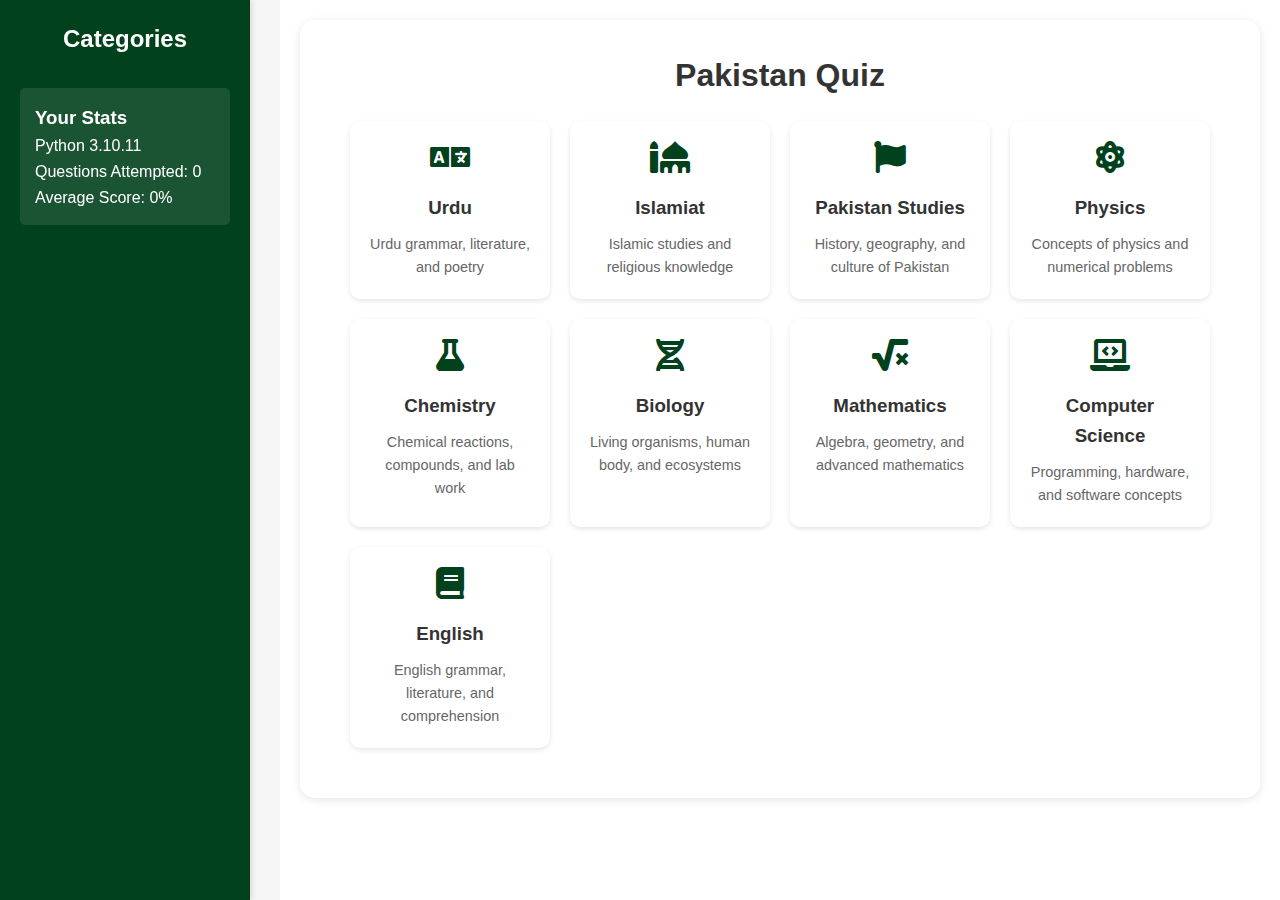
<file: index.html>
<!DOCTYPE html>
<html lang="en">
<head>
    <meta charset="UTF-8">
    <meta name="viewport" content="width=device-width, initial-scale=1.0">
    <title>Pakistan Quiz</title>
    <link rel="stylesheet" href="styles.css">
    <link rel="stylesheet" href="https://cdnjs.cloudflare.com/ajax/libs/font-awesome/5.15.4/css/all.min.css">
</head>
<body>
    <div class="container">
        <div class="sidebar">
            <h2>Categories</h2>
            <ul id="categoryList"></ul>
            <div class="user-stats">
                <h3>Your Stats</h3>
Python 3.10.11
                <p>Questions Attempted: <span id="questionsAttempted">0</span></p>
                <p>Average Score: <span id="averageScore">0%</span></p>
            </div>
        </div>

        <div class="main-content">
            <div class="quiz-header">
                <h1>Pakistan Quiz</h1>
                <div class="subject-grid" id="subjectGrid">
                    <!-- Subjects will be dynamically added here -->
                </div>
            </div>

            <div class="quiz-setup hide" id="quizSetup">
                <h2 id="selectedSubject">Selected Subject</h2>
                <div class="setup-options">
                    <div class="difficulty-select">
                        <label for="difficultySelect">Select Difficulty:</label>
                        <select id="difficultySelect">
                            <option value="easy">Easy</option>
                            <option value="medium">Medium</option>
                            <option value="hard">Hard</option>
                        </select>
                    </div>
                    <div class="question-count">
                        <label for="questionCount">Number of Questions:</label>
                        <select id="questionCount">
                            <option value="5">5 Questions</option>
                            <option value="10" selected>10 Questions</option>
                            <option value="20">20 Questions</option>
                            <option value="30">30 Questions</option>
                        </select>
                    </div>
                    <button id="startQuiz">Start Quiz</button>
                </div>
            </div>

            <div id="quizContainer" class="hide">
                <div class="quiz-progress">
                    <div id="questionCounter">Question 1 of 10</div>
                    <div class="progress-bar">
                        <div id="quizProgress" class="progress"></div>
                    </div>
                </div>
                <div id="quiz"></div>
                <div class="navigation-buttons">
                    <button id="prevQuestion" class="nav-btn">Previous</button>
                    <button id="nextQuestion" class="nav-btn">Next</button>
                    <button id="submit" class="submit-btn hide">Submit Quiz</button>
                </div>
            </div>

            <div id="results" class="hide">
                <!-- Results will be displayed here -->
            </div>
        </div>
    </div>
    <script src="script.js"></script>
</body>
</html>
</file>
<file: styles.css>
/* Reset and Base Styles */
* {
    margin: 0;
    padding: 0;
    box-sizing: border-box;
}

body {
    font-family: 'Poppins', sans-serif;
    background-color: #f0f2f5;
    color: #333;
    line-height: 1.6;
}

/* Layout */
.app-container {
    display: flex;
    min-height: 100vh;
}

/* Sidebar Styles */
.sidebar {
    width: 280px;
    background-color: #fff;
    padding: 20px;
    box-shadow: 2px 0 5px rgba(0, 0, 0, 0.1);
    position: fixed;
    height: 100vh;
    overflow-y: auto;
}

.logo {
    display: flex;
    align-items: center;
    gap: 15px;
    padding-bottom: 20px;
    border-bottom: 1px solid #eee;
}

.flag-icon {
    width: 40px;
    height: auto;
}

.logo h2 {
    font-size: 1.5rem;
    color: #01411C;
}

.category-nav {
    margin-top: 30px;
}

.category-nav h3 {
    color: #666;
    margin-bottom: 15px;
    font-size: 0.9rem;
    text-transform: uppercase;
    letter-spacing: 1px;
}

.category-nav ul {
    list-style: none;
}

.category-nav li {
    padding: 12px 15px;
    margin: 5px 0;
    border-radius: 8px;
    cursor: pointer;
    transition: all 0.3s ease;
    display: flex;
    align-items: center;
    gap: 10px;
}

.category-nav li:hover {
    background-color: #f8f9fa;
    color: #01411C;
}

.category-nav li.active {
    background-color: #01411C;
    color: white;
}

.category-nav li i {
    width: 20px;
    text-align: center;
}

/* Main Content */
.main-content {
    flex: 1;
    margin-left: 280px;
    padding: 30px;
}

.quiz-header {
    background-color: #fff;
    padding: 30px;
    border-radius: 15px;
    box-shadow: 0 2px 10px rgba(0, 0, 0, 0.1);
    margin-bottom: 30px;
}

.quiz-info h1 {
    color: #01411C;
    font-size: 2rem;
    margin-bottom: 10px;
}

.quiz-info p {
    color: #666;
    font-size: 1.1rem;
}

.quiz-controls {
    display: flex;
    gap: 15px;
    margin-top: 20px;
}

/* Quiz Container */
.quiz-container {
    background-color: #fff;
    padding: 30px;
    border-radius: 15px;
    box-shadow: 0 2px 10px rgba(0, 0, 0, 0.1);
}

.progress-bar {
    height: 6px;
    background-color: #eee;
    border-radius: 3px;
    margin-bottom: 20px;
}

.progress {
    height: 100%;
    background-color: #01411C;
    border-radius: 3px;
    transition: width 0.3s ease;
}

.question-counter {
    color: #666;
    margin-bottom: 20px;
    font-size: 0.9rem;
}

/* Question Styles */
.question {
    margin-bottom: 30px;
    padding: 20px;
    border: 1px solid #eee;
    border-radius: 10px;
    transition: all 0.3s ease;
}

.question:hover {
    box-shadow: 0 2px 15px rgba(0, 0, 0, 0.05);
}

.question-title {
    font-size: 1.2rem;
    color: #333;
    margin-bottom: 20px;
}

.answers {
    display: flex;
    flex-direction: column;
    gap: 12px;
}

.answer-option {
    padding: 15px;
    border: 2px solid #eee;
    border-radius: 8px;
    cursor: pointer;
    transition: all 0.3s ease;
    display: flex;
    align-items: center;
    gap: 10px;
}

.answer-option:hover {
    border-color: #01411C;
    background-color: #f8f9fa;
}

.answer-option input[type="radio"] {
    margin-right: 10px;
}

/* Navigation Buttons */
.quiz-navigation {
    display: flex;
    gap: 15px;
    margin-top: 30px;
}

.nav-btn, .submit-btn, .start-btn {
    padding: 12px 25px;
    border: none;
    border-radius: 8px;
    cursor: pointer;
    font-weight: 500;
    transition: all 0.3s ease;
    display: flex;
    align-items: center;
    gap: 8px;
}

.nav-btn {
    background-color: #f8f9fa;
    color: #333;
}

.nav-btn:hover {
    background-color: #e9ecef;
}

.nav-btn:disabled {
    opacity: 0.5;
    cursor: not-allowed;
}

.submit-btn, .start-btn {
    background-color: #01411C;
    color: white;
}

.submit-btn:hover, .start-btn:hover {
    background-color: #015826;
}

/* Results Styles */
.results-container {
    background-color: #fff;
    padding: 30px;
    border-radius: 15px;
    box-shadow: 0 2px 10px rgba(0, 0, 0, 0.1);
}

.results-summary {
    text-align: center;
    margin-bottom: 30px;
}

.category-breakdown {
    display: grid;
    grid-template-columns: repeat(auto-fit, minmax(250px, 1fr));
    gap: 20px;
    margin-bottom: 30px;
}

.category-score {
    background-color: #f8f9fa;
    padding: 20px;
    border-radius: 10px;
    text-align: center;
}

.action-buttons {
    display: flex;
    gap: 15px;
    justify-content: center;
}

.review-btn, .new-quiz-btn {
    padding: 12px 25px;
    border: none;
    border-radius: 8px;
    cursor: pointer;
    font-weight: 500;
    transition: all 0.3s ease;
}

.review-btn {
    background-color: #f8f9fa;
    color: #333;
}

.new-quiz-btn {
    background-color: #01411C;
    color: white;
}

/* Utility Classes */
.hide {
    display: none;
}

/* Quiz Stats */
.quiz-stats {
    margin-top: 30px;
    padding-top: 20px;
    border-top: 1px solid #eee;
}

.quiz-stats h3 {
    color: #666;
    margin-bottom: 15px;
    font-size: 0.9rem;
    text-transform: uppercase;
    letter-spacing: 1px;
}

.stats-container {
    background-color: #f8f9fa;
    padding: 15px;
    border-radius: 8px;
}

.stat-item {
    display: flex;
    justify-content: space-between;
    align-items: center;
    padding: 8px 0;
}

.stat-label {
    color: #666;
    font-size: 0.9rem;
}

.stat-value {
    font-weight: 600;
    color: #01411C;
}

/* Responsive Design */
@media (max-width: 1024px) {
    .sidebar {
        width: 240px;
    }
    .main-content {
        margin-left: 240px;
    }
}

@media (max-width: 768px) {
    .app-container {
        flex-direction: column;
    }
    .sidebar {
        width: 100%;
        height: auto;
        position: static;
        padding: 15px;
    }
    .main-content {
        margin-left: 0;
        padding: 15px;
    }
    .category-nav li {
        padding: 8px 12px;
    }
}

/* Main Styles */
:root {
    --primary-color: #01411c;
    --secondary-color: #ffffff;
    --accent-color: #116530;
    --text-color: #333;
    --border-color: #ddd;
}

body {
    margin: 0;
    font-family: 'Arial', sans-serif;
    background-color: #f5f5f5;
}

.container {
    display: flex;
    min-height: 100vh;
}

/* Sidebar Styles */
.sidebar {
    width: 250px;
    background-color: var(--primary-color);
    color: var(--secondary-color);
    padding: 20px;
}

.sidebar h2 {
    margin-bottom: 20px;
    text-align: center;
}

#categoryList {
    list-style: none;
    padding: 0;
}

#categoryList li {
    padding: 10px;
    margin: 5px 0;
    cursor: pointer;
    border-radius: 5px;
    transition: background-color 0.3s;
}

#categoryList li:hover {
    background-color: var(--accent-color);
}

#categoryList li.active {
    background-color: var(--accent-color);
}

.user-stats {
    margin-top: 30px;
    padding: 15px;
    background-color: rgba(255, 255, 255, 0.1);
    border-radius: 5px;
}

/* Main Content Styles */
.main-content {
    flex: 1;
    padding: 20px;
    background-color: var(--secondary-color);
}

.quiz-header {
    text-align: center;
    margin-bottom: 30px;
}

/* Subject Grid Styles */
.subject-grid {
    display: grid;
    grid-template-columns: repeat(auto-fit, minmax(200px, 1fr));
    gap: 20px;
    padding: 20px;
}

.subject-card {
    background-color: white;
    border-radius: 10px;
    padding: 20px;
    text-align: center;
    box-shadow: 0 2px 5px rgba(0, 0, 0, 0.1);
    cursor: pointer;
    transition: transform 0.3s, box-shadow 0.3s;
}

.subject-card:hover {
    transform: translateY(-5px);
    box-shadow: 0 5px 15px rgba(0, 0, 0, 0.2);
}

.subject-card i {
    font-size: 2em;
    color: var(--primary-color);
    margin-bottom: 10px;
}

.subject-card h3 {
    margin: 10px 0;
    color: var(--text-color);
}

.subject-card p {
    color: #666;
    font-size: 0.9em;
    margin: 0;
}

/* Quiz Setup Styles */
.quiz-setup {
    max-width: 600px;
    margin: 0 auto;
    padding: 20px;
    background-color: white;
    border-radius: 10px;
    box-shadow: 0 2px 5px rgba(0, 0, 0, 0.1);
}

.setup-options {
    display: grid;
    gap: 20px;
    margin-top: 20px;
}

.difficulty-select, .question-count {
    display: grid;
    gap: 10px;
}

select {
    padding: 10px;
    border: 1px solid var(--border-color);
    border-radius: 5px;
    font-size: 1em;
}

/* Quiz Container Styles */
#quizContainer {
    max-width: 800px;
    margin: 0 auto;
}

.quiz-progress {
    margin-bottom: 20px;
}

.progress-bar {
    height: 10px;
    background-color: #eee;
    border-radius: 5px;
    overflow: hidden;
}

.progress {
    height: 100%;
    background-color: var(--primary-color);
    width: 0;
    transition: width 0.3s;
}

.question {
    background-color: white;
    padding: 20px;
    border-radius: 10px;
    margin-bottom: 20px;
    box-shadow: 0 2px 5px rgba(0, 0, 0, 0.1);
}

.question-title {
    font-size: 1.2em;
    margin-bottom: 15px;
    color: var(--text-color);
}

.answers {
    display: grid;
    gap: 10px;
}

.answer-option {
    display: flex;
    align-items: center;
    padding: 10px;
    border: 1px solid var(--border-color);
    border-radius: 5px;
    cursor: pointer;
    transition: background-color 0.3s;
}

.answer-option:hover {
    background-color: #f5f5f5;
}

.answer-option input[type="radio"] {
    margin-right: 10px;
}

/* Navigation Buttons */
.navigation-buttons {
    display: flex;
    justify-content: space-between;
    margin-top: 20px;
}

.nav-btn, .submit-btn {
    padding: 10px 20px;
    border: none;
    border-radius: 5px;
    cursor: pointer;
    font-size: 1em;
    transition: background-color 0.3s;
}

.nav-btn {
    background-color: var(--accent-color);
    color: white;
}

.submit-btn {
    background-color: #4CAF50;
    color: white;
}

.nav-btn:disabled {
    background-color: #ccc;
    cursor: not-allowed;
}

/* Results Styles */
#results {
    max-width: 800px;
    margin: 0 auto;
    padding: 20px;
    background-color: white;
    border-radius: 10px;
    box-shadow: 0 2px 5px rgba(0, 0, 0, 0.1);
}

.results-summary {
    text-align: center;
    margin-bottom: 30px;
}

.category-breakdown {
    display: grid;
    gap: 15px;
}

.category-score {
    padding: 15px;
    background-color: #f5f5f5;
    border-radius: 5px;
}

.action-buttons {
    display: flex;
    justify-content: center;
    gap: 20px;
    margin-top: 30px;
}

.review-btn, .new-quiz-btn {
    padding: 10px 20px;
    border: none;
    border-radius: 5px;
    cursor: pointer;
    font-size: 1em;
    color: white;
}

.review-btn {
    background-color: var(--accent-color);
}

.new-quiz-btn {
    background-color: var(--primary-color);
}

/* Utility Classes */
.hide {
    display: none;
}

/* Responsive Design */
@media (max-width: 768px) {
    .container {
        flex-direction: column;
    }

    .sidebar {
        width: 100%;
        margin-bottom: 20px;
    }

    .subject-grid {
        grid-template-columns: repeat(auto-fit, minmax(150px, 1fr));
    }
}
</file>
